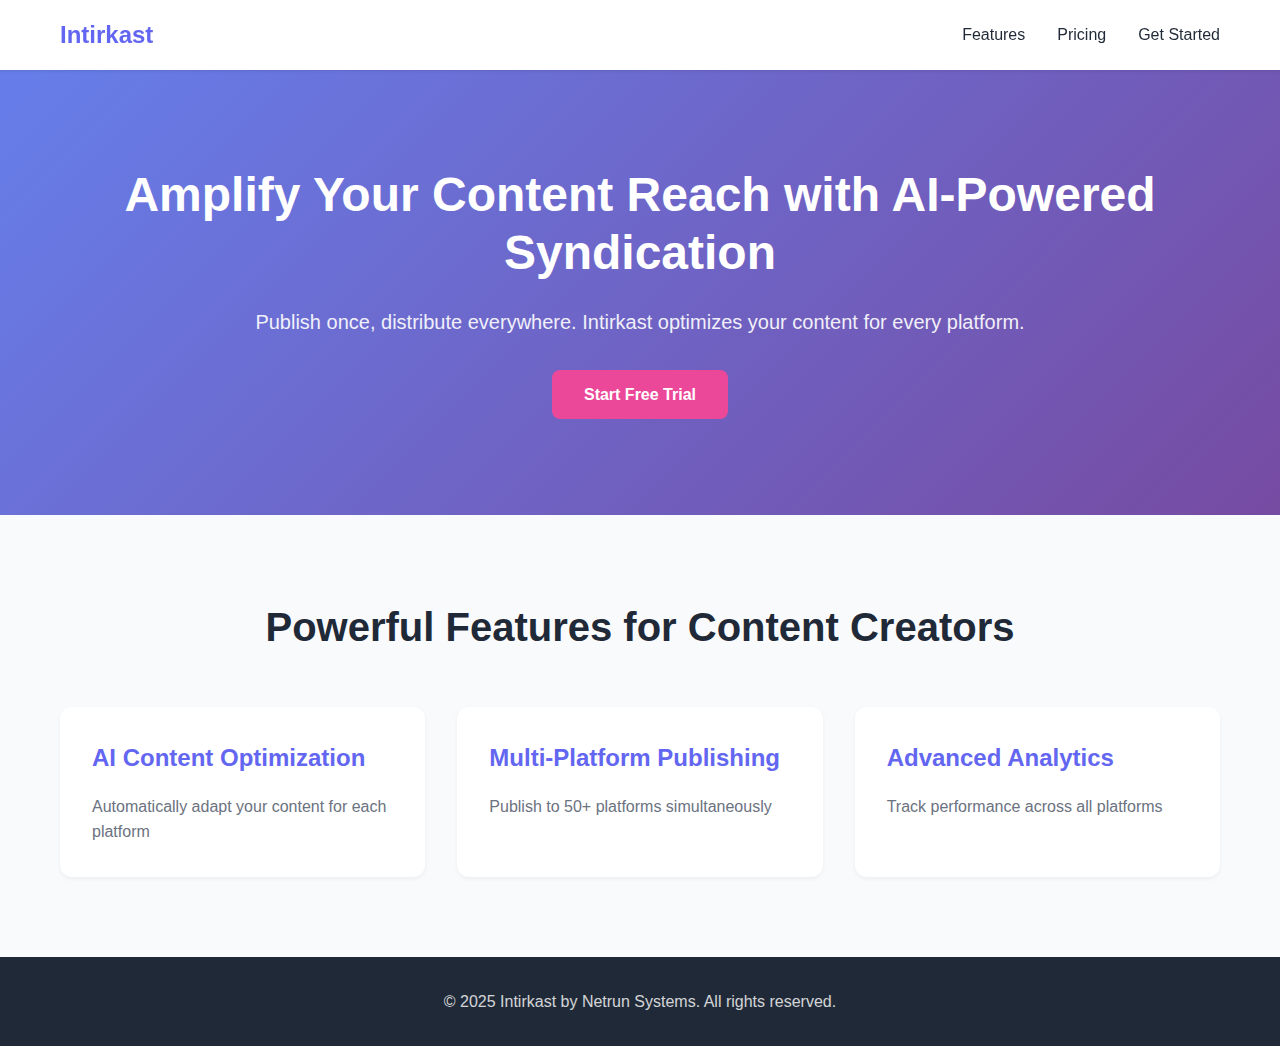
<file: product-websites/intirkast-site/index.html>
<!DOCTYPE html>
<html lang="en">
<head>
    <meta charset="UTF-8">
    <meta name="viewport" content="width=device-width, initial-scale=1.0">
    <title>Intirkast - AI-Powered Content Syndication</title>
    <link rel="stylesheet" href="css/styles.css">
</head>
<body>
    <nav class="navbar">
        <div class="container">
            <div class="nav-brand">Intirkast</div>
            <ul class="nav-menu">
                <li><a href="#features">Features</a></li>
                <li><a href="#pricing">Pricing</a></li>
                <li><a href="https://app.intirkast.com">Get Started</a></li>
            </ul>
        </div>
    </nav>

    <section class="hero">
        <div class="container">
            <h1>Amplify Your Content Reach with AI-Powered Syndication</h1>
            <p>Publish once, distribute everywhere. Intirkast optimizes your content for every platform.</p>
            <a href="https://app.intirkast.com/signup" class="btn-primary">Start Free Trial</a>
        </div>
    </section>

    <section id="features" class="features">
        <div class="container">
            <h2>Powerful Features for Content Creators</h2>
            <div class="features-grid">
                <div class="feature-card">
                    <h3>AI Content Optimization</h3>
                    <p>Automatically adapt your content for each platform</p>
                </div>
                <div class="feature-card">
                    <h3>Multi-Platform Publishing</h3>
                    <p>Publish to 50+ platforms simultaneously</p>
                </div>
                <div class="feature-card">
                    <h3>Advanced Analytics</h3>
                    <p>Track performance across all platforms</p>
                </div>
            </div>
        </div>
    </section>

    <footer class="footer">
        <div class="container">
            <p>&copy; 2025 Intirkast by Netrun Systems. All rights reserved.</p>
        </div>
    </footer>
</body>
</html>
</file>
<file: product-websites/intirkast-site/css/styles.css>
/* Intirkast - Content Syndication Platform Styles */

:root {
    --primary-color: #6366f1;
    --secondary-color: #8b5cf6;
    --accent-color: #ec4899;
    --text-dark: #1f2937;
    --text-light: #6b7280;
    --bg-light: #f9fafb;
    --bg-white: #ffffff;
    --border-color: #e5e7eb;
}

* {
    margin: 0;
    padding: 0;
    box-sizing: border-box;
}

body {
    font-family: 'Inter', -apple-system, BlinkMacSystemFont, sans-serif;
    color: var(--text-dark);
    line-height: 1.6;
}

.container {
    max-width: 1200px;
    margin: 0 auto;
    padding: 0 20px;
}

/* Navigation */
.navbar {
    background: var(--bg-white);
    box-shadow: 0 1px 3px rgba(0, 0, 0, 0.1);
    padding: 1rem 0;
    position: sticky;
    top: 0;
    z-index: 1000;
}

.navbar .container {
    display: flex;
    justify-content: space-between;
    align-items: center;
}

.nav-brand {
    font-size: 1.5rem;
    font-weight: 700;
    color: var(--primary-color);
}

.nav-menu {
    display: flex;
    list-style: none;
    gap: 2rem;
    align-items: center;
}

.nav-menu a {
    text-decoration: none;
    color: var(--text-dark);
    font-weight: 500;
    transition: color 0.3s;
}

.nav-menu a:hover {
    color: var(--primary-color);
}

/* Hero Section */
.hero {
    background: linear-gradient(135deg, #667eea 0%, #764ba2 100%);
    color: white;
    padding: 6rem 0;
    text-align: center;
}

.hero h1 {
    font-size: 3rem;
    font-weight: 700;
    margin-bottom: 1.5rem;
    line-height: 1.2;
}

.hero p {
    font-size: 1.25rem;
    margin-bottom: 2rem;
    opacity: 0.9;
}

.btn-primary {
    display: inline-block;
    background: var(--accent-color);
    color: white;
    padding: 0.75rem 2rem;
    border-radius: 0.5rem;
    text-decoration: none;
    font-weight: 600;
    transition: transform 0.3s, box-shadow 0.3s;
}

.btn-primary:hover {
    transform: translateY(-2px);
    box-shadow: 0 10px 20px rgba(0, 0, 0, 0.1);
}

/* Features Section */
.features {
    padding: 5rem 0;
    background: var(--bg-light);
}

.features h2 {
    text-align: center;
    font-size: 2.5rem;
    margin-bottom: 3rem;
    color: var(--text-dark);
}

.features-grid {
    display: grid;
    grid-template-columns: repeat(auto-fit, minmax(300px, 1fr));
    gap: 2rem;
}

.feature-card {
    background: var(--bg-white);
    padding: 2rem;
    border-radius: 0.75rem;
    box-shadow: 0 2px 4px rgba(0, 0, 0, 0.05);
    transition: transform 0.3s, box-shadow 0.3s;
}

.feature-card:hover {
    transform: translateY(-5px);
    box-shadow: 0 10px 20px rgba(0, 0, 0, 0.1);
}

.feature-card h3 {
    color: var(--primary-color);
    margin-bottom: 1rem;
    font-size: 1.5rem;
}

.feature-card p {
    color: var(--text-light);
    line-height: 1.6;
}

/* Footer */
.footer {
    background: var(--text-dark);
    color: white;
    padding: 2rem 0;
    text-align: center;
}

.footer p {
    opacity: 0.8;
}

/* Responsive Design */
@media (max-width: 768px) {
    .nav-menu {
        display: none;
    }
    
    .hero h1 {
        font-size: 2rem;
    }
    
    .hero p {
        font-size: 1rem;
    }
    
    .features h2 {
        font-size: 2rem;
    }
    
    .features-grid {
        grid-template-columns: 1fr;
    }
}
</file>
